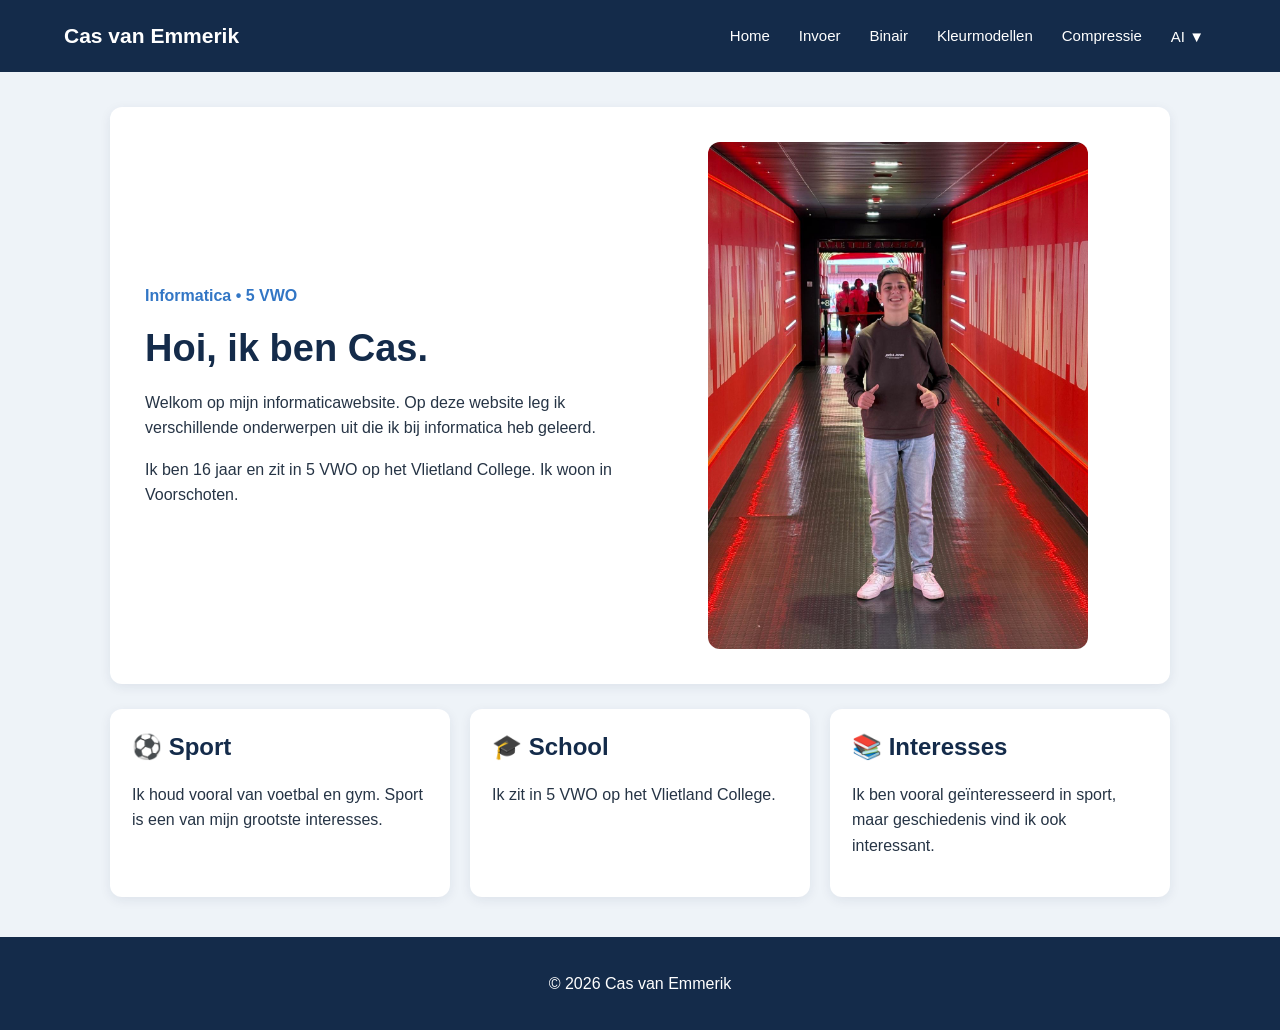
<file: index.html>
<!DOCTYPE html>
<html lang="nl">

<head>
    <meta charset="UTF-8">

    <!-- Zorgt ervoor dat de website goed werkt op telefoons -->
    <meta name="viewport" content="width=device-width, initial-scale=1.0">

    <title>Cas van Emmerik | Informatica</title>

    <!-- We gebruiken één CSS-bestand voor de hele website -->
    <link rel="stylesheet" href="style.css">
</head>

<body>

    <!-- =========================================
         NAVIGATIE
         ========================================= -->

    <nav class="navbar">

        <!-- Naam linksboven -->
        <div class="logo">
            Cas van Emmerik
        </div>

        <!-- Menu -->
        <div class="nav-links">

            <a href="index.html">Home</a>

            <a href="invoer.html">Invoer</a>

            <a href="binair.html">Binair</a>

            <a href="kleurmodellen.html">Kleurmodellen</a>

            <a href="compressie.html">Compressie</a>

            <!-- Dropdown voor AI -->
            <div class="dropdown">

                <button class="dropbtn">
                    AI ▼
                </button>

                <div class="dropdown-content">

                    <a href="ai.html#gebruik">
                        AI en ik
                    </a>

                    <a href="ai.html#iphone">
                        AI in mijn iPhone
                    </a>

                    <a href="ai.html#artikel">
                        AI-artikel
                    </a>

                </div>
            </div>

        </div>

    </nav>


    <!-- =========================================
         HOMEPAGE
         ========================================= -->

    <main class="container">

        <section class="hero">

            <!-- Tekst links -->
            <div class="hero-text">

                <p class="subtitle">
                    Informatica • 5 VWO
                </p>

                <h1 class="hero-title">
                    Hoi, ik ben Cas.
                </h1>

                <p>
                    Welkom op mijn informaticawebsite.
                    Op deze website leg ik verschillende onderwerpen
                    uit die ik bij informatica heb geleerd.
                </p>

                <p>
                    Ik ben 16 jaar en zit in 5 VWO op het
                    Vlietland College. Ik woon in Voorschoten.
                </p>

            </div>


            <!-- Foto rechts -->
            <div class="hero-image">

                <!-- Zet jouw foto in de map images en noem hem arsenal spelerstunnel.jpg -->
                <img src="images/arsenal spelerstunnel.jpg" alt="Foto van Cas">

            </div>

        </section>


        <!-- Korte informatie over mij -->

        <section>

            <div class="cards">

                <div class="card">

                    <h2>⚽ Sport</h2>

                    <p>
                        Ik houd vooral van voetbal en gym.
                        Sport is een van mijn grootste interesses.
                    </p>

                </div>


                <div class="card">

                    <h2>🎓 School</h2>

                    <p>
                        Ik zit in 5 VWO op het
                        Vlietland College.
                    </p>

                </div>


                <div class="card">

                    <h2>📚 Interesses</h2>

                    <p>
                        Ik ben vooral geïnteresseerd in sport,
                        maar geschiedenis vind ik ook interessant.
                    </p>

                </div>

            </div>

        </section>

    </main>


    <!-- Footer -->

    <footer>

        <p>
            © 2026 Cas van Emmerik
        </p>

    </footer>

</body>
</html>
</file>
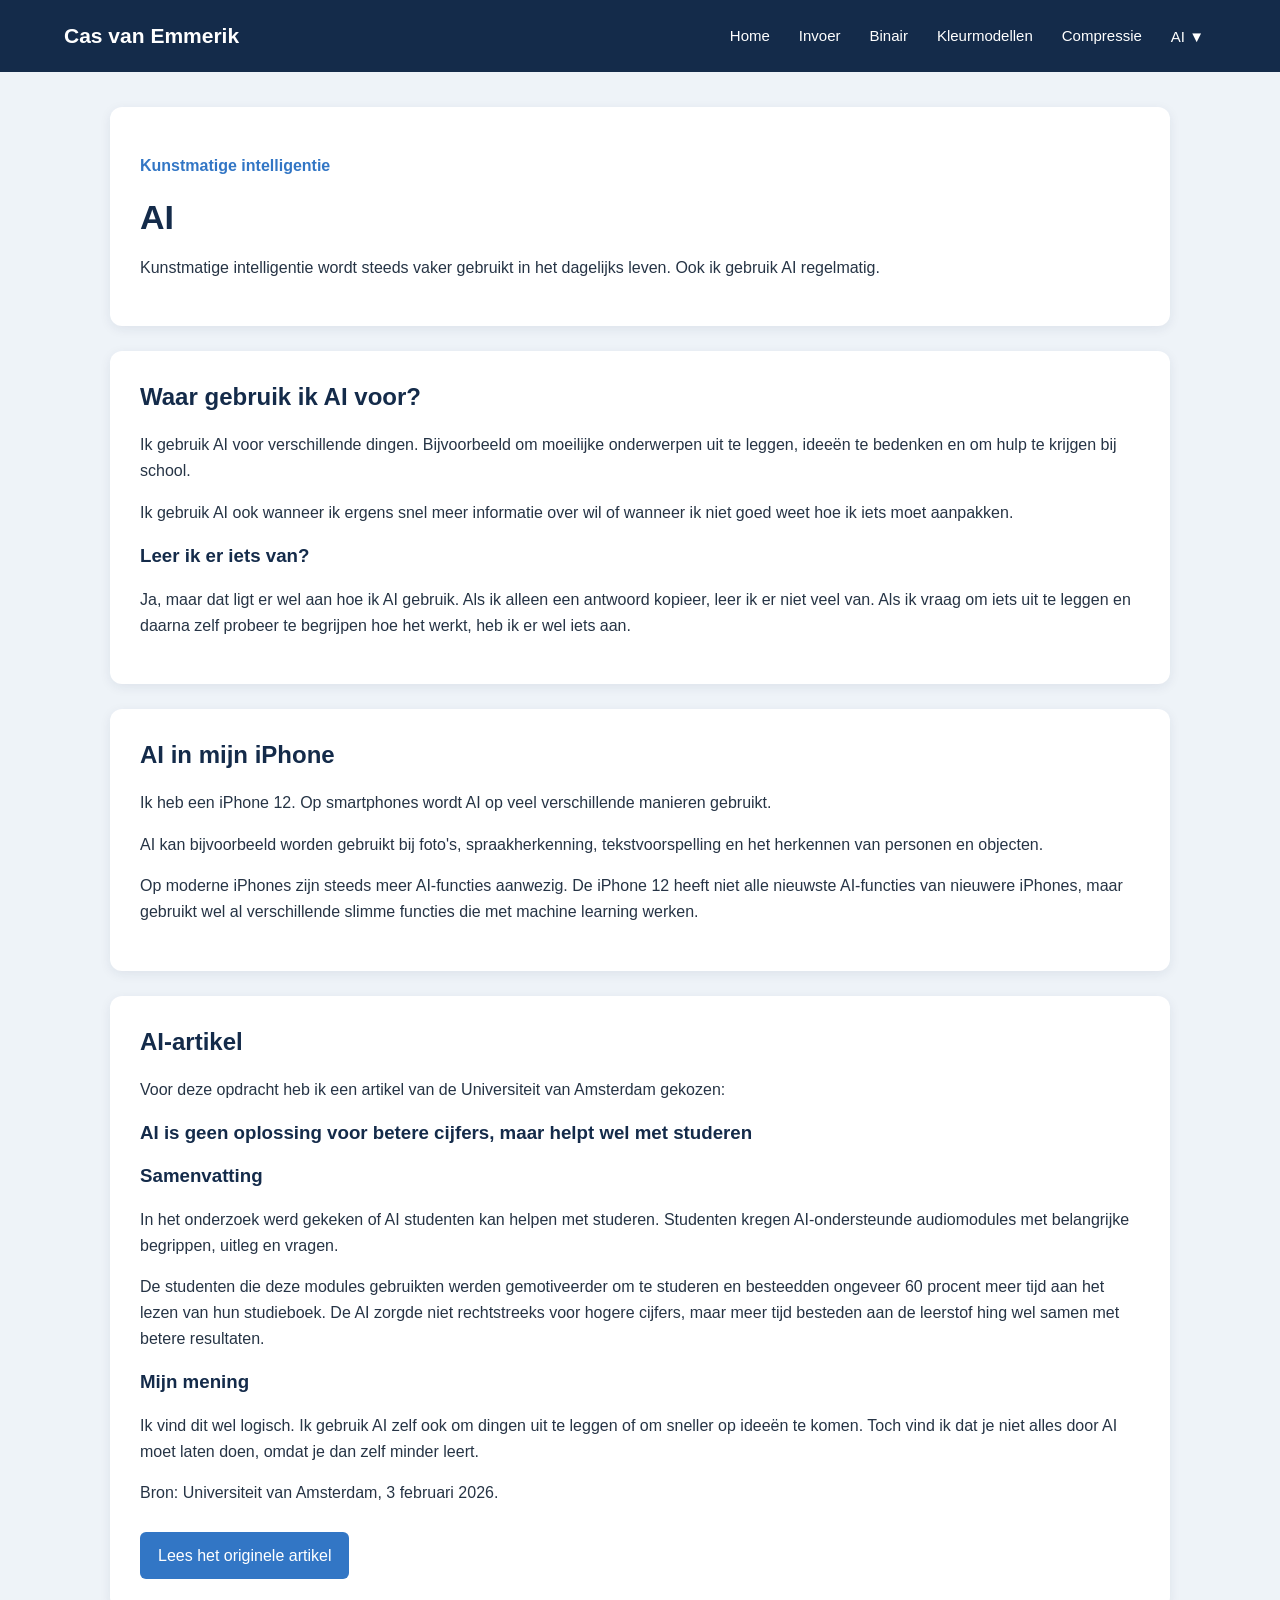
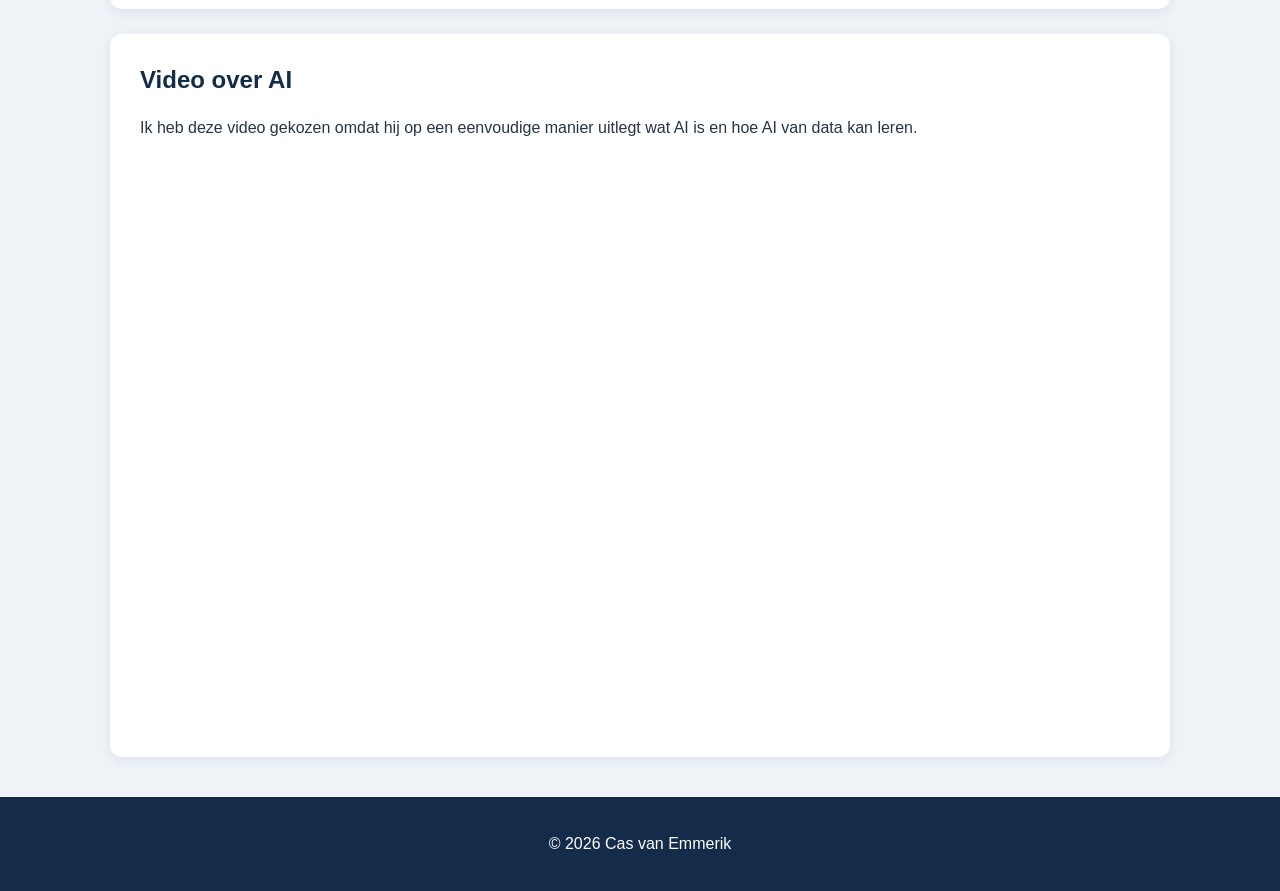
<file: ai.html>
<!DOCTYPE html>
<html lang="nl">

<head>

    <meta charset="UTF-8">
    <meta name="viewport" content="width=device-width, initial-scale=1.0">

    <title>AI - Cas van Emmerik</title>

    <link rel="stylesheet" href="style.css">

</head>

<body>

    <!-- Navigatie -->

    <nav class="navbar">

        <div class="logo">
            Cas van Emmerik
        </div>

        <div class="nav-links">

            <a href="index.html">Home</a>
            <a href="invoer.html">Invoer</a>
            <a href="binair.html">Binair</a>
            <a href="kleurmodellen.html">Kleurmodellen</a>
            <a href="compressie.html">Compressie</a>

            <!-- Dropdown voor de onderdelen van AI -->

            <div class="dropdown">

                <button class="dropbtn">
                    AI ▼
                </button>

                <div class="dropdown-content">

                    <a href="#gebruik">AI en ik</a>
                    <a href="#iphone">AI in mijn iPhone</a>
                    <a href="#artikel">AI-artikel</a>

                </div>

            </div>

        </div>

    </nav>


    <main class="container">

        <div class="page-header">

            <p class="subtitle">Kunstmatige intelligentie</p>

            <h1>AI</h1>

            <p>
                Kunstmatige intelligentie wordt steeds vaker gebruikt
                in het dagelijks leven. Ook ik gebruik AI regelmatig.
            </p>

        </div>


        <!-- =========================================
             AI EN IK
             ========================================= -->

        <section class="content-box" id="gebruik">

            <h2>Waar gebruik ik AI voor?</h2>

            <p>
                Ik gebruik AI voor verschillende dingen. Bijvoorbeeld
                om moeilijke onderwerpen uit te leggen, ideeën te bedenken
                en om hulp te krijgen bij school.
            </p>

            <p>
                Ik gebruik AI ook wanneer ik ergens snel meer informatie
                over wil of wanneer ik niet goed weet hoe ik iets moet aanpakken.
            </p>

            <h3>Leer ik er iets van?</h3>

            <p>
                Ja, maar dat ligt er wel aan hoe ik AI gebruik.
                Als ik alleen een antwoord kopieer, leer ik er niet veel van.
                Als ik vraag om iets uit te leggen en daarna zelf probeer
                te begrijpen hoe het werkt, heb ik er wel iets aan.
            </p>

        </section>


        <!-- =========================================
             AI IN IPHONE
             ========================================= -->

        <section class="content-box" id="iphone">

            <h2>AI in mijn iPhone</h2>

            <p>
                Ik heb een iPhone 12. Op smartphones wordt AI op veel
                verschillende manieren gebruikt.
            </p>

            <p>
                AI kan bijvoorbeeld worden gebruikt bij foto's,
                spraakherkenning, tekstvoorspelling en het herkennen
                van personen en objecten.
            </p>

            <p>
                Op moderne iPhones zijn steeds meer AI-functies aanwezig.
                De iPhone 12 heeft niet alle nieuwste AI-functies van
                nieuwere iPhones, maar gebruikt wel al verschillende
                slimme functies die met machine learning werken.
            </p>

        </section>


        <!-- =========================================
             ARTIKEL
             ========================================= -->

        <section class="content-box" id="artikel">

            <h2>AI-artikel</h2>

            <p>
                Voor deze opdracht heb ik een artikel van de
                Universiteit van Amsterdam gekozen:
            </p>

            <h3>
                AI is geen oplossing voor betere cijfers,
                maar helpt wel met studeren
            </h3>

            <div class="article">

                <h3>Samenvatting</h3>

                <p>
                    In het onderzoek werd gekeken of AI studenten kan helpen
                    met studeren. Studenten kregen AI-ondersteunde
                    audiomodules met belangrijke begrippen, uitleg en
                    vragen.
                </p>

                <p>
                    De studenten die deze modules gebruikten werden
                    gemotiveerder om te studeren en besteedden ongeveer
                    60 procent meer tijd aan het lezen van hun studieboek.
                    De AI zorgde niet rechtstreeks voor hogere cijfers,
                    maar meer tijd besteden aan de leerstof hing wel samen
                    met betere resultaten.
                </p>

                <h3>Mijn mening</h3>

                <p>
                    Ik vind dit wel logisch. Ik gebruik AI zelf ook om
                    dingen uit te leggen of om sneller op ideeën te komen.
                    Toch vind ik dat je niet alles door AI moet laten doen,
                    omdat je dan zelf minder leert.
                </p>

            </div>


            <p class="source">

                Bron:
                Universiteit van Amsterdam,
                3 februari 2026.

            </p>

            <a
                href="https://www.uva.nl/shared-content/faculteiten/nl/faculteit-der-maatschappij-en-gedragswetenschappen/nieuws/2026/02/ai-is-geen-oplossing-voor-betere-cijfers-maar-helpt-wel-met-studeren.html"
                target="_blank"
                class="button">

                Lees het originele artikel

            </a>

        </section>


        <!-- =========================================
             VIDEO
             ========================================= -->

        <section class="content-box">

            <h2>Video over AI</h2>

            <p>
                Ik heb deze video gekozen omdat hij op een eenvoudige
                manier uitlegt wat AI is en hoe AI van data kan leren.
            </p>

            <div class="video-container">

                <iframe
                    src="https://www.youtube.com/embed/zFPvVY2nvao"
                    title="Hoe werkt AI?"
                    allowfullscreen>
                </iframe>

            </div>

        </section>

    </main>


    <footer>

        <p>© 2026 Cas van Emmerik</p>

    </footer>

</body>
</html>
</file>
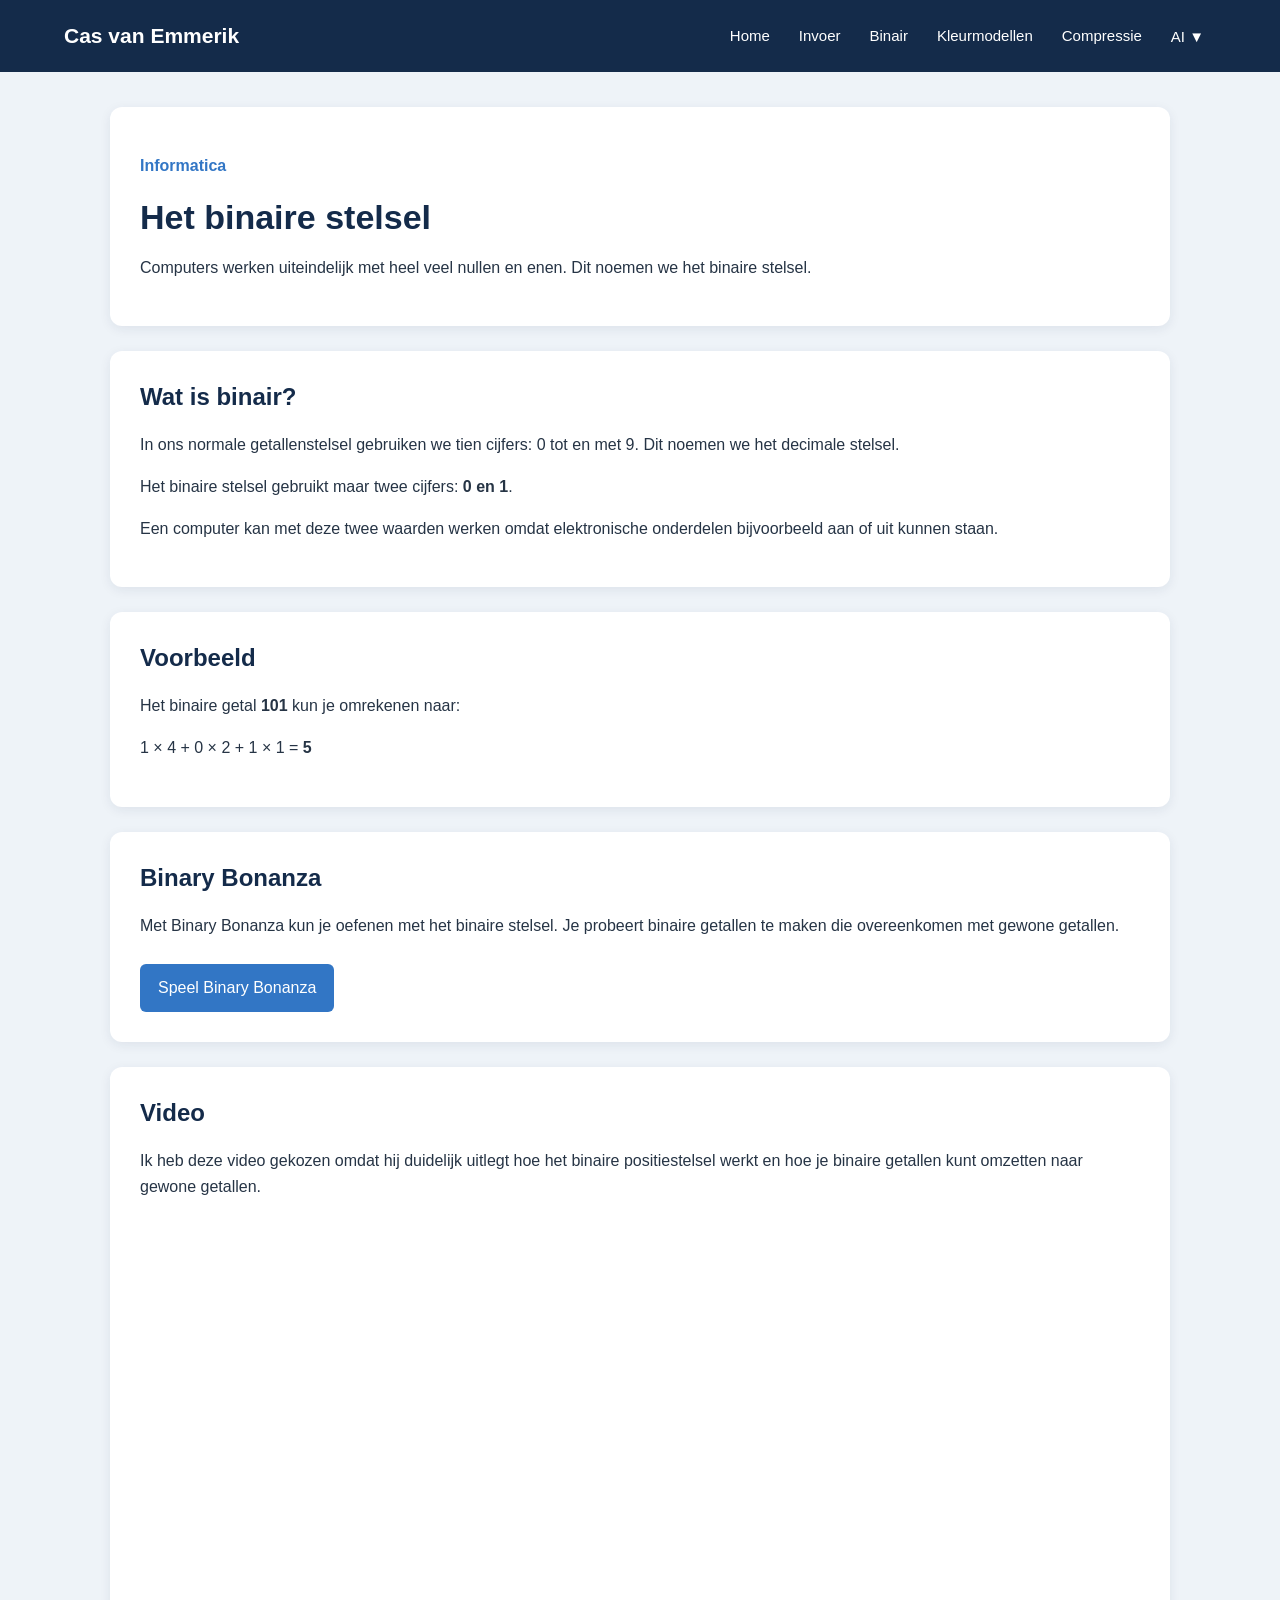
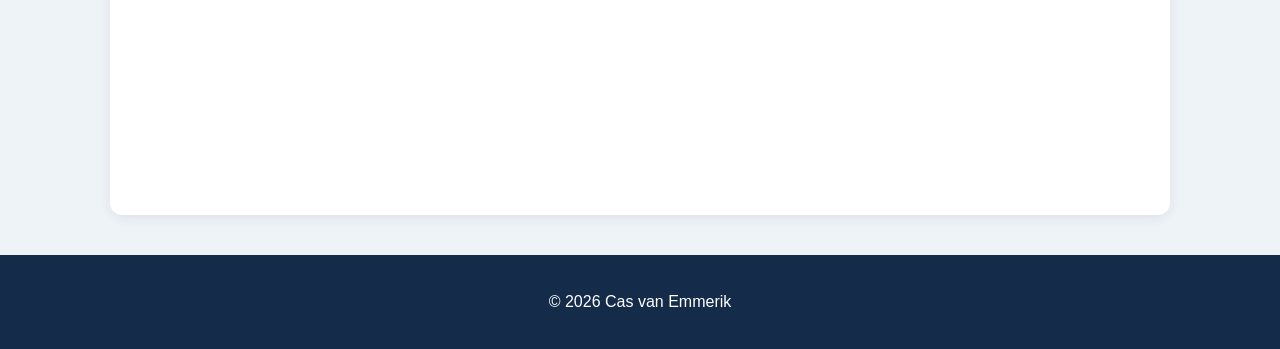
<file: binair.html>
<!DOCTYPE html>
<html lang="nl">

<head>

    <meta charset="UTF-8">
    <meta name="viewport" content="width=device-width, initial-scale=1.0">

    <title>Binair stelsel</title>

    <link rel="stylesheet" href="style.css">

</head>

<body>

    <!-- Navigatie -->

    <nav class="navbar">

        <div class="logo">
            Cas van Emmerik
        </div>

        <div class="nav-links">

            <a href="index.html">Home</a>
            <a href="invoer.html">Invoer</a>
            <a href="binair.html">Binair</a>
            <a href="kleurmodellen.html">Kleurmodellen</a>
            <a href="compressie.html">Compressie</a>

            <div class="dropdown">

                <button class="dropbtn">
                    AI ▼
                </button>

                <div class="dropdown-content">

                    <a href="ai.html#gebruik">AI en ik</a>
                    <a href="ai.html#iphone">AI in mijn iPhone</a>
                    <a href="ai.html#artikel">AI-artikel</a>

                </div>

            </div>

        </div>

    </nav>


    <main class="container">

        <div class="page-header">

            <p class="subtitle">Informatica</p>

            <h1>Het binaire stelsel</h1>

            <p>
                Computers werken uiteindelijk met heel veel nullen en enen.
                Dit noemen we het binaire stelsel.
            </p>

        </div>


        <div class="content-box">

            <h2>Wat is binair?</h2>

            <p>
                In ons normale getallenstelsel gebruiken we tien cijfers:
                0 tot en met 9. Dit noemen we het decimale stelsel.
            </p>

            <p>
                Het binaire stelsel gebruikt maar twee cijfers:
                <strong>0 en 1</strong>.
            </p>

            <p>
                Een computer kan met deze twee waarden werken omdat
                elektronische onderdelen bijvoorbeeld aan of uit kunnen staan.
            </p>

        </div>


        <div class="content-box">

            <h2>Voorbeeld</h2>

            <p>
                Het binaire getal <strong>101</strong> kun je omrekenen naar:
            </p>

            <p>
                1 × 4 + 0 × 2 + 1 × 1 = <strong>5</strong>
            </p>


        </div>


        <div class="content-box">

            <h2>Binary Bonanza</h2>

            <p>
                Met Binary Bonanza kun je oefenen met het binaire stelsel.
                Je probeert binaire getallen te maken die overeenkomen
                met gewone getallen.
            </p>

            <!-- Link naar Binary Bonanza -->
            <a
                href="https://games.penjee.com/binary-bonanza/"
                target="_blank"
                class="button">

                Speel Binary Bonanza

            </a>

        </div>


        <div class="content-box">

            <h2>Video</h2>

            <p>
                Ik heb deze video gekozen omdat hij duidelijk uitlegt
                hoe het binaire positiestelsel werkt en hoe je binaire
                getallen kunt omzetten naar gewone getallen.
            </p>

            <div class="video-container">

                <iframe
                    src="https://www.youtube.com/embed/bQ5RcTE8_dE"
                    title="Uitleg binair positiestelsel"
                    allowfullscreen>
                </iframe>

            </div>

        </div>

    </main>


    <footer>

        <p>© 2026 Cas van Emmerik</p>

    </footer>

</body>
</html>
</file>
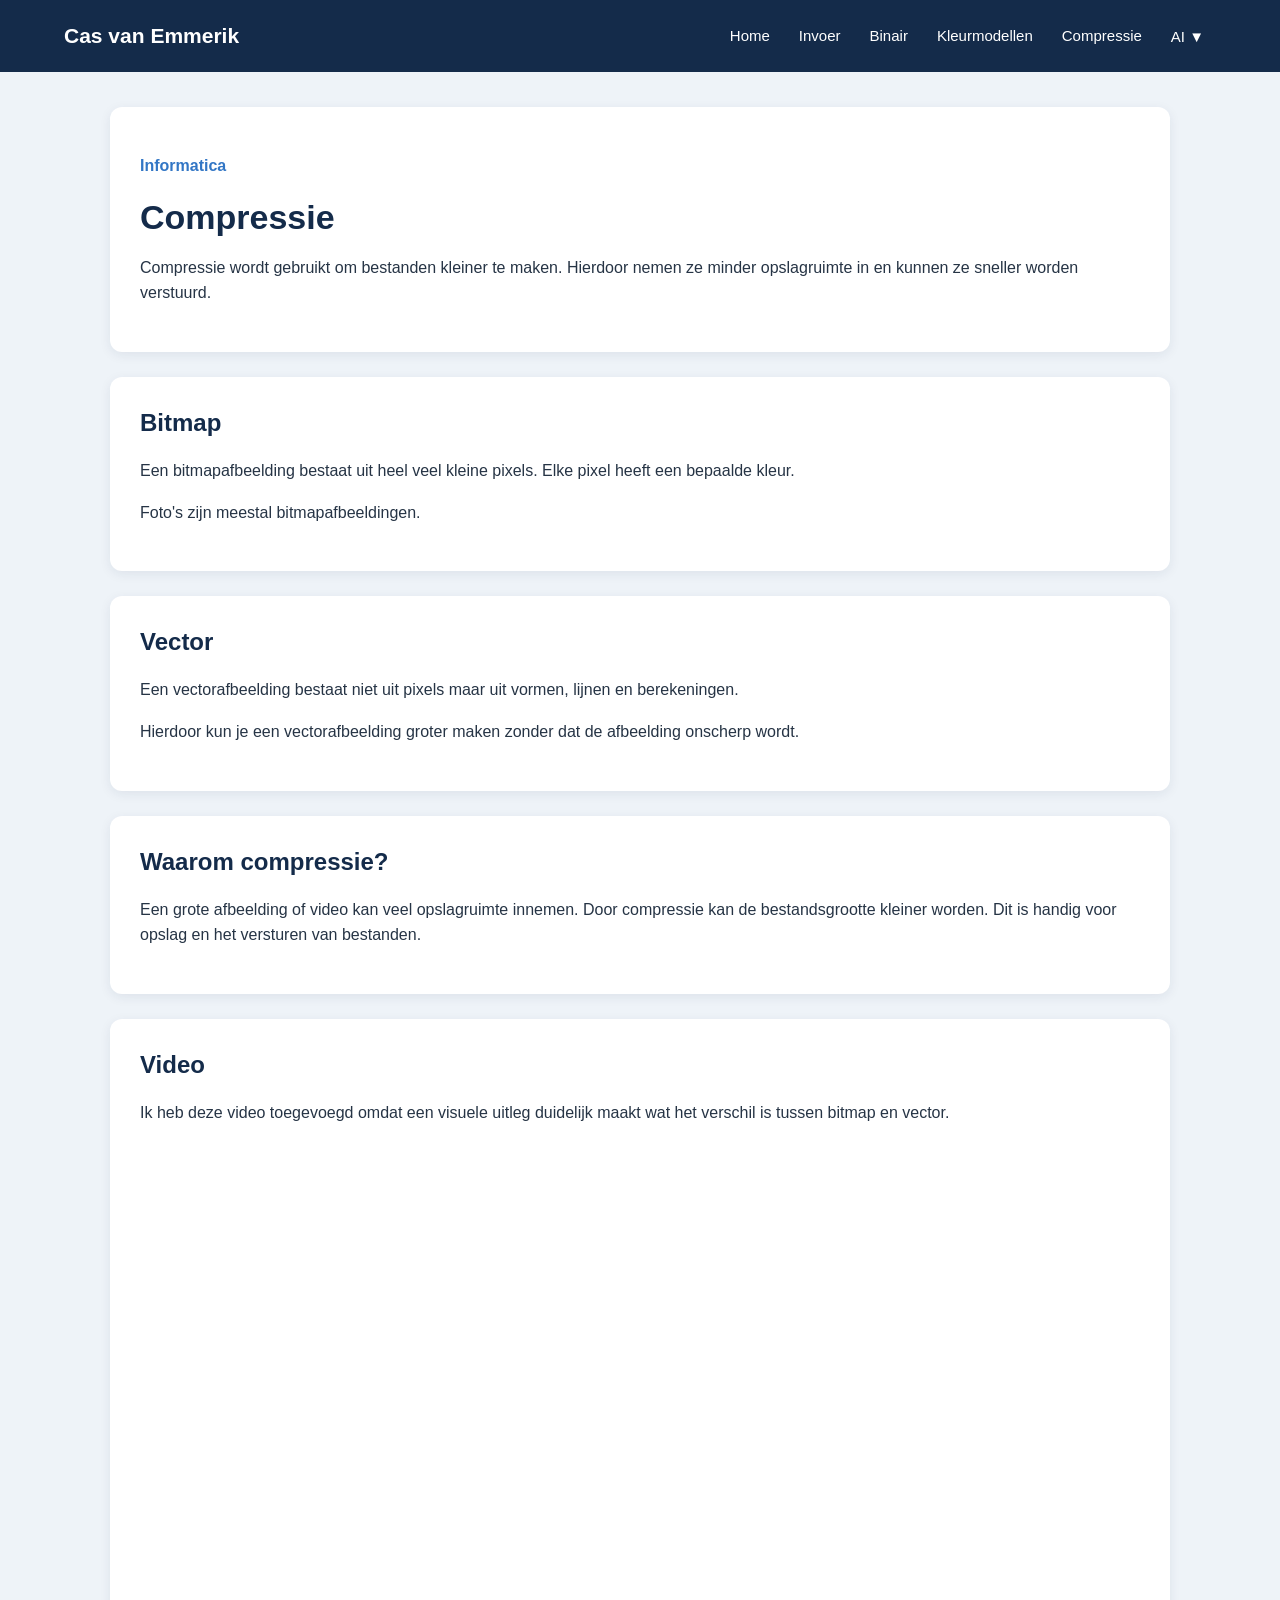
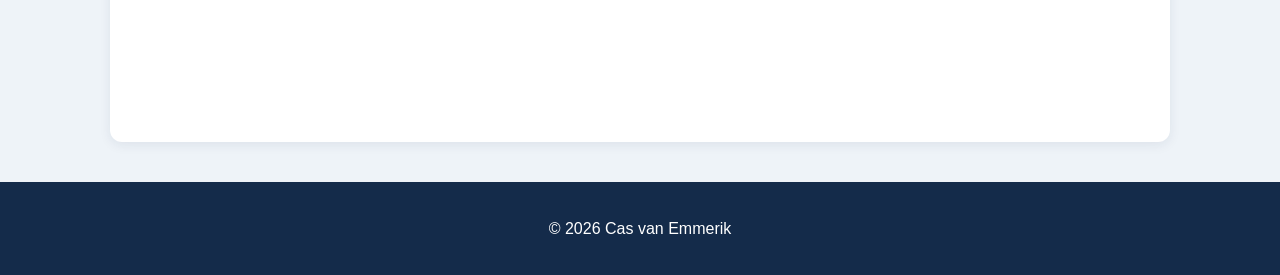
<file: compressie.html>
<!DOCTYPE html>
<html lang="nl">

<head>

    <meta charset="UTF-8">
    <meta name="viewport" content="width=device-width, initial-scale=1.0">

    <title>Compressie</title>

    <link rel="stylesheet" href="style.css">

</head>

<body>

    <!-- Navigatie -->

    <nav class="navbar">

        <div class="logo">
            Cas van Emmerik
        </div>

        <div class="nav-links">

            <a href="index.html">Home</a>
            <a href="invoer.html">Invoer</a>
            <a href="binair.html">Binair</a>
            <a href="kleurmodellen.html">Kleurmodellen</a>
            <a href="compressie.html">Compressie</a>

            <div class="dropdown">

                <button class="dropbtn">
                    AI ▼
                </button>

                <div class="dropdown-content">

                    <a href="ai.html#gebruik">AI en ik</a>
                    <a href="ai.html#iphone">AI in mijn iPhone</a>
                    <a href="ai.html#artikel">AI-artikel</a>

                </div>

            </div>

        </div>

    </nav>


    <main class="container">

        <div class="page-header">

            <p class="subtitle">Informatica</p>

            <h1>Compressie</h1>

            <p>
                Compressie wordt gebruikt om bestanden kleiner te maken.
                Hierdoor nemen ze minder opslagruimte in en kunnen ze
                sneller worden verstuurd.
            </p>

        </div>


        <div class="content-box">

            <h2>Bitmap</h2>

            <p>
                Een bitmapafbeelding bestaat uit heel veel kleine pixels.
                Elke pixel heeft een bepaalde kleur.
            </p>

            <p>
                Foto's zijn meestal bitmapafbeeldingen.
            </p>

        </div>


        <div class="content-box">

            <h2>Vector</h2>

            <p>
                Een vectorafbeelding bestaat niet uit pixels maar uit
                vormen, lijnen en berekeningen.
            </p>

            <p>
                Hierdoor kun je een vectorafbeelding groter maken zonder
                dat de afbeelding onscherp wordt.
            </p>

        </div>


        <div class="content-box">

            <h2>Waarom compressie?</h2>

            <p>
                Een grote afbeelding of video kan veel opslagruimte innemen.
                Door compressie kan de bestandsgrootte kleiner worden.
                Dit is handig voor opslag en het versturen van bestanden.
            </p>

        </div>


        <div class="content-box">

            <h2>Video</h2>

            <p>
                Ik heb deze video toegevoegd omdat een visuele uitleg
                duidelijk maakt wat het verschil is tussen bitmap en vector.
            </p>

            <div class="video-container">

                <iframe
                    src="https://www.youtube.com/embed/RD4A1O7znZg"
                    title="Uitleg compressie"
                    allowfullscreen>
                </iframe>

            </div>

        </div>

    </main>


    <footer>

        <p>© 2026 Cas van Emmerik</p>

    </footer>

</body>
</html>
</file>
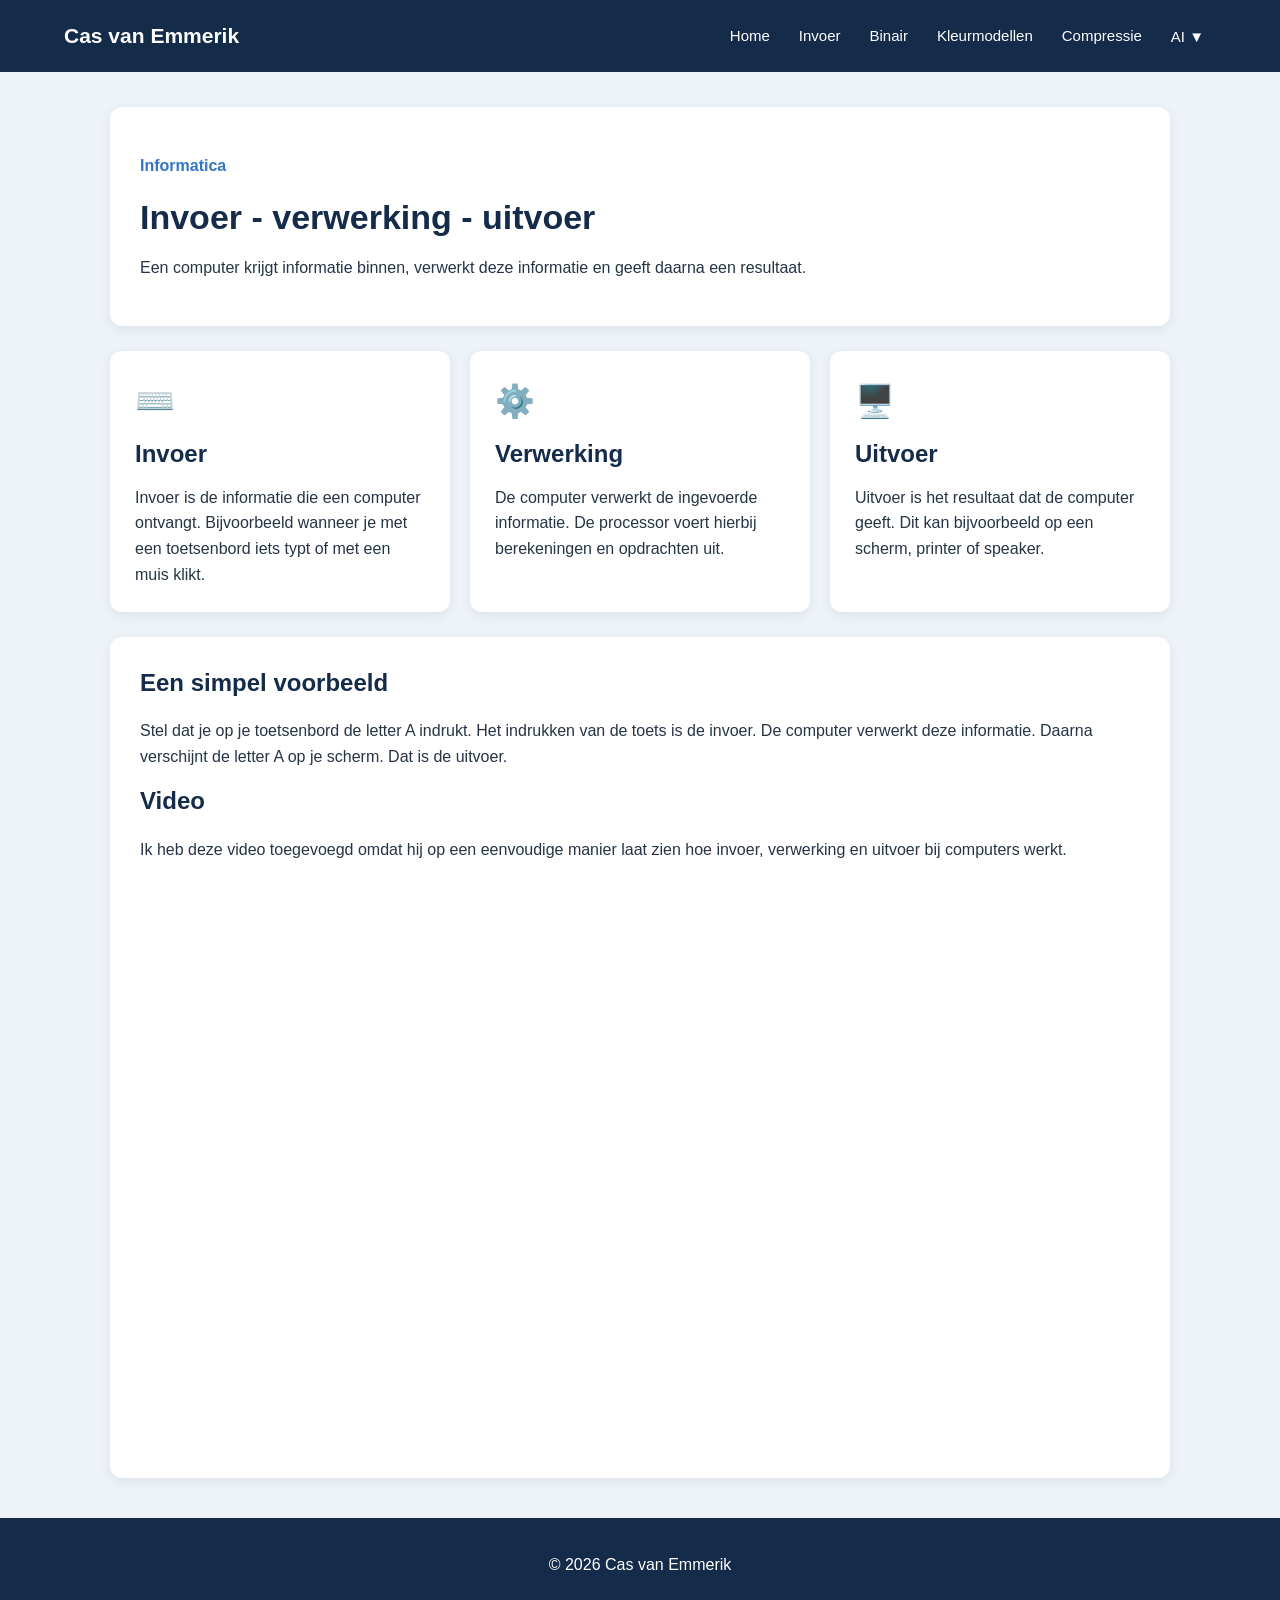
<file: invoer.html>
<!DOCTYPE html>
<html lang="nl">

<head>

    <meta charset="UTF-8">
    <meta name="viewport" content="width=device-width, initial-scale=1.0">

    <title>Invoer - Verwerking - Uitvoer</title>

    <link rel="stylesheet" href="style.css">

</head>

<body>

    <!-- Navigatie -->
    <nav class="navbar">

        <div class="logo">
            Cas van Emmerik
        </div>

        <div class="nav-links">

            <a href="index.html">Home</a>
            <a href="invoer.html">Invoer</a>
            <a href="binair.html">Binair</a>
            <a href="kleurmodellen.html">Kleurmodellen</a>
            <a href="compressie.html">Compressie</a>

            <div class="dropdown">

                <button class="dropbtn">
                    AI ▼
                </button>

                <div class="dropdown-content">

                    <a href="ai.html#gebruik">AI en ik</a>
                    <a href="ai.html#iphone">AI in mijn iPhone</a>
                    <a href="ai.html#artikel">AI-artikel</a>

                </div>

            </div>

        </div>

    </nav>


    <main class="container">

        <div class="page-header">

            <p class="subtitle">
                Informatica
            </p>

            <h1>
                Invoer - verwerking - uitvoer
            </h1>

            <p>
                Een computer krijgt informatie binnen, verwerkt deze
                informatie en geeft daarna een resultaat.
            </p>

        </div>


        <!-- Drie onderdelen -->

        <section class="process">

            <div class="process-box">

                <span>⌨️</span>

                <h2>Invoer</h2>

                <p>
                    Invoer is de informatie die een computer ontvangt.
                    Bijvoorbeeld wanneer je met een toetsenbord iets typt
                    of met een muis klikt.
                </p>

            </div>


            <div class="process-box">

                <span>⚙️</span>

                <h2>Verwerking</h2>

                <p>
                    De computer verwerkt de ingevoerde informatie.
                    De processor voert hierbij berekeningen en opdrachten uit.
                </p>

            </div>


            <div class="process-box">

                <span>🖥️</span>

                <h2>Uitvoer</h2>

                <p>
                    Uitvoer is het resultaat dat de computer geeft.
                    Dit kan bijvoorbeeld op een scherm, printer of speaker.
                </p>

            </div>

        </section>


        <div class="content-box">

            <h2>Een simpel voorbeeld</h2>

            <p>
                Stel dat je op je toetsenbord de letter A indrukt.
                Het indrukken van de toets is de invoer.
                De computer verwerkt deze informatie.
                Daarna verschijnt de letter A op je scherm.
                Dat is de uitvoer.
            </p>

            <h2>Video</h2>

            <p>
                Ik heb deze video toegevoegd omdat hij op een eenvoudige
                manier laat zien hoe invoer, verwerking en uitvoer bij
                computers werkt.
            </p>

            <!-- YouTube-video -->
            <div class="video-container">

                <iframe
                    src="https://www.youtube.com/embed/jHjV8XXxSS8"
                    title="Uitleg over computers"
                    allowfullscreen>
                </iframe>

            </div>

        </div>

    </main>


    <footer>
        <p>© 2026 Cas van Emmerik</p>
    </footer>

</body>
</html>
</file>
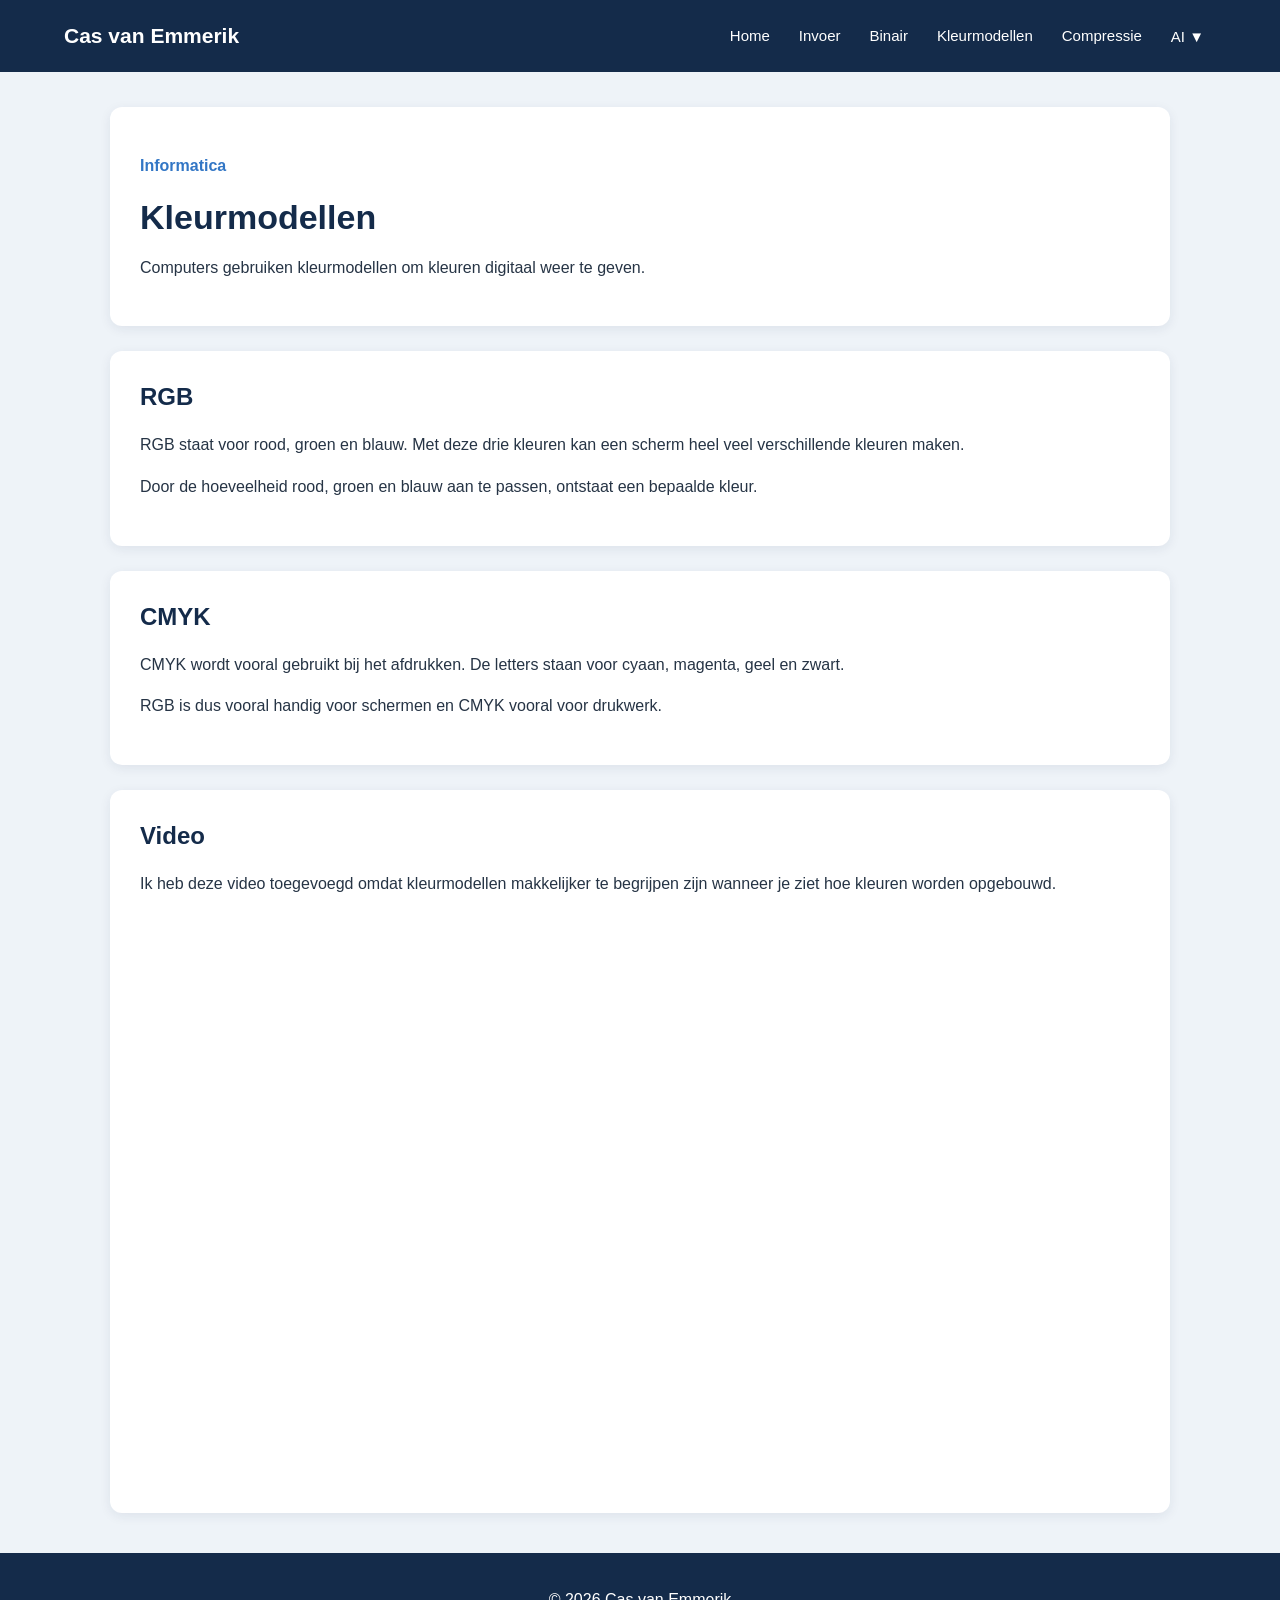
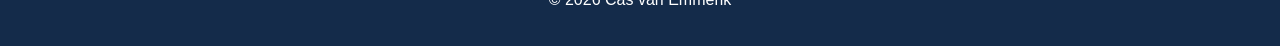
<file: kleurmodellen.html>
<!DOCTYPE html>
<html lang="nl">

<head>

    <meta charset="UTF-8">
    <meta name="viewport" content="width=device-width, initial-scale=1.0">

    <title>Kleurmodellen</title>

    <link rel="stylesheet" href="style.css">

</head>

<body>

    <!-- Navigatie -->

    <nav class="navbar">

        <div class="logo">
            Cas van Emmerik
        </div>

        <div class="nav-links">

            <a href="index.html">Home</a>
            <a href="invoer.html">Invoer</a>
            <a href="binair.html">Binair</a>
            <a href="kleurmodellen.html">Kleurmodellen</a>
            <a href="compressie.html">Compressie</a>

            <div class="dropdown">

                <button class="dropbtn">
                    AI ▼
                </button>

                <div class="dropdown-content">

                    <a href="ai.html#gebruik">AI en ik</a>
                    <a href="ai.html#iphone">AI in mijn iPhone</a>
                    <a href="ai.html#artikel">AI-artikel</a>

                </div>

            </div>

        </div>

    </nav>


    <main class="container">

        <div class="page-header">

            <p class="subtitle">Informatica</p>

            <h1>Kleurmodellen</h1>

            <p>
                Computers gebruiken kleurmodellen om kleuren digitaal
                weer te geven.
            </p>

        </div>


        <div class="content-box">

            <h2>RGB</h2>

            <p>
                RGB staat voor rood, groen en blauw.
                Met deze drie kleuren kan een scherm heel veel
                verschillende kleuren maken.
            </p>

            <p>
                Door de hoeveelheid rood, groen en blauw aan te passen,
                ontstaat een bepaalde kleur.
            </p>

        </div>


        <div class="content-box">

            <h2>CMYK</h2>

            <p>
                CMYK wordt vooral gebruikt bij het afdrukken.
                De letters staan voor cyaan, magenta, geel en zwart.
            </p>

            <p>
                RGB is dus vooral handig voor schermen en CMYK vooral
                voor drukwerk.
            </p>

        </div>


        <div class="content-box">

            <h2>Video</h2>

            <p>
                Ik heb deze video toegevoegd omdat kleurmodellen makkelijker
                te begrijpen zijn wanneer je ziet hoe kleuren worden opgebouwd.
            </p>

            <div class="video-container">

                <iframe
                    src="https://www.youtube.com/embed/9hirYMZ7PQc"
                    title="Uitleg kleurmodellen"
                    allowfullscreen>
                </iframe>

            </div>

        </div>

    </main>


    <footer>

        <p>© 2026 Cas van Emmerik</p>

    </footer>

</body>
</html>
</file>
<file: style.css>
/* Algemene instellingen */
* {
    box-sizing: border-box;
}

body {
    margin: 0;
    font-family: Arial, sans-serif;
    background-color: #eef3f8;
    color: #263445;
    line-height: 1.6;
}

/* Menu bovenaan */
.navbar {
    background-color: #142b4a;
    display: flex;
    align-items: center;
    justify-content: space-between;
    padding: 12px 5%;
    gap: 20px;
    position: relative;
    z-index: 1000;
}

.logo {
    color: white;
    font-size: 21px;
    font-weight: bold;
    white-space: nowrap;
}

.nav-links {
    display: flex;
    align-items: center;
    gap: 5px;
}

.nav-links > a,
.dropbtn {
    color: white;
    text-decoration: none;
    padding: 12px;
    display: block;
    font-size: 15px;
    font-family: inherit;
    border: none;
    background: none;
    cursor: pointer;
    white-space: nowrap;
}

.nav-links > a:hover,
.dropdown:hover .dropbtn,
.dropdown:focus-within .dropbtn {
    background-color: #3276c5;
    border-radius: 5px;
}

/* Dropdownmenu */
.dropdown {
    position: relative;
}
.dropdown-content {
    display: block;
    visibility: hidden;
    opacity: 0;
    pointer-events: none;
    position: absolute;
    top: 100%;
    left: 0;
    min-width: 180px;
    background-color: #142b4a;
    border-radius: 0 0 6px 6px;
    box-shadow: 0 5px 12px rgba(0, 0, 0, 0.2);
    z-index: 1001;
}

.dropdown:hover .dropdown-content,
.dropdown:focus-within .dropdown-content {
    visibility: visible;
    opacity: 1;
    pointer-events: auto;
}

.dropdown-content a {
    color: white;
    text-decoration: none;
    display: block;
    padding: 12px 16px;
    white-space: nowrap;
}

.dropdown-content a:hover {
    background-color: #3276c5;
}

/* Algemene pagina-inhoud */
.container {
    max-width: 1100px;
    margin: 35px auto;
    padding: 0 20px;
}

h1,
h2,
h3 {
    color: #142b4a;
    line-height: 1.3;
}

.subtitle {
    color: #3276c5;
    font-weight: bold;
}

/* Titel bovenaan een pagina */
.page-header {
    background-color: white;
    padding: 30px;
    margin-bottom: 25px;
    border-radius: 12px;
    box-shadow: 0 3px 12px rgba(20, 43, 74, 0.08);
}

.page-header h1 {
    font-size: 34px;
    margin: 8px 0 12px;
}

/* Drie blokken voor invoer, verwerking en uitvoer */
.process {
    display: grid;
    grid-template-columns: repeat(3, 1fr);
    gap: 20px;
    margin: 25px 0;
}

.process-box {
    background-color: white;
    padding: 25px;
    border-radius: 12px;
    box-shadow: 0 3px 12px rgba(20, 43, 74, 0.08);
}

.process-box span {
    font-size: 32px;
}

.process-box h2 {
    margin-top: 10px;
    margin-bottom: 10px;
}

.process-box p {
    margin-bottom: 0;
}

/* Grote witte tekstblokken */
.content-box {
    background-color: white;
    padding: 30px;
    margin: 25px 0;
    border-radius: 12px;
    box-shadow: 0 3px 12px rgba(20, 43, 74, 0.08);
}

.content-box h2 {
    margin-top: 10px;
}

.content-box h2:first-child {
    margin-top: 0;
}

/* Homepage */
.hero {
    display: flex;
    align-items: center;
    justify-content: space-between;
    gap: 40px;
    background-color: white;
    padding: 35px;
    border-radius: 12px;
    box-shadow: 0 3px 12px rgba(20, 43, 74, 0.08);
}

.hero-text,
.hero-image {
    flex: 1;
}

.hero-title {
    font-size: 38px;
    margin: 10px 0;
}

.hero-image img {
    width: 100%;
    max-width: 380px;
    height: auto;
    border-radius: 12px;
    display: block;
    margin: 0 auto;
}

/* Knoppen */
.button {
    display: inline-block;
    background-color: #3276c5;
    color: white;
    padding: 11px 18px;
    margin-top: 10px;
    text-decoration: none;
    border-radius: 6px;
}

.button:hover {
    background-color: #245b99;
}

/* Kaarten op de homepage */
.cards {
    display: grid;
    grid-template-columns: repeat(3, 1fr);
    gap: 20px;
    margin-top: 25px;
}

.card {
    background-color: white;
    padding: 22px;
    border-radius: 12px;
    box-shadow: 0 3px 12px rgba(20, 43, 74, 0.08);
}

.card h2 {
    margin-top: 0;
}

/* Afbeeldingen */
.content-image {
    display: block;
    max-width: 100%;
    height: auto;
    margin: 20px auto;
    border-radius: 10px;
}

/* YouTube-video */
.video-container {
    position: relative;
    width: 100%;
    aspect-ratio: 16 / 9;
    margin-top: 15px;
}

.video-container iframe {
    width: 100%;
    height: 100%;
    border: none;
    border-radius: 10px;
}

/* Footer */
footer {
    background-color: #142b4a;
    color: white;
    text-align: center;
    padding: 18px;
    margin-top: 40px;
}

/* Mobiele schermen */
@media (max-width: 900px) {
    .navbar {
        align-items: flex-start;
        flex-direction: column;
        gap: 8px;
    }

    .nav-links {
        flex-wrap: wrap;
        width: 100%;
    }

    .nav-links > a,
    .dropbtn {
        padding: 10px 8px;
    }

    .process,
    .cards {
        grid-template-columns: 1fr;
    }

    .hero {
        flex-direction: column;
        padding: 22px;
    }

    .hero-title {
        font-size: 30px;
    }

    .page-header,
    .content-box {
        padding: 22px;
    }
}
</file>
